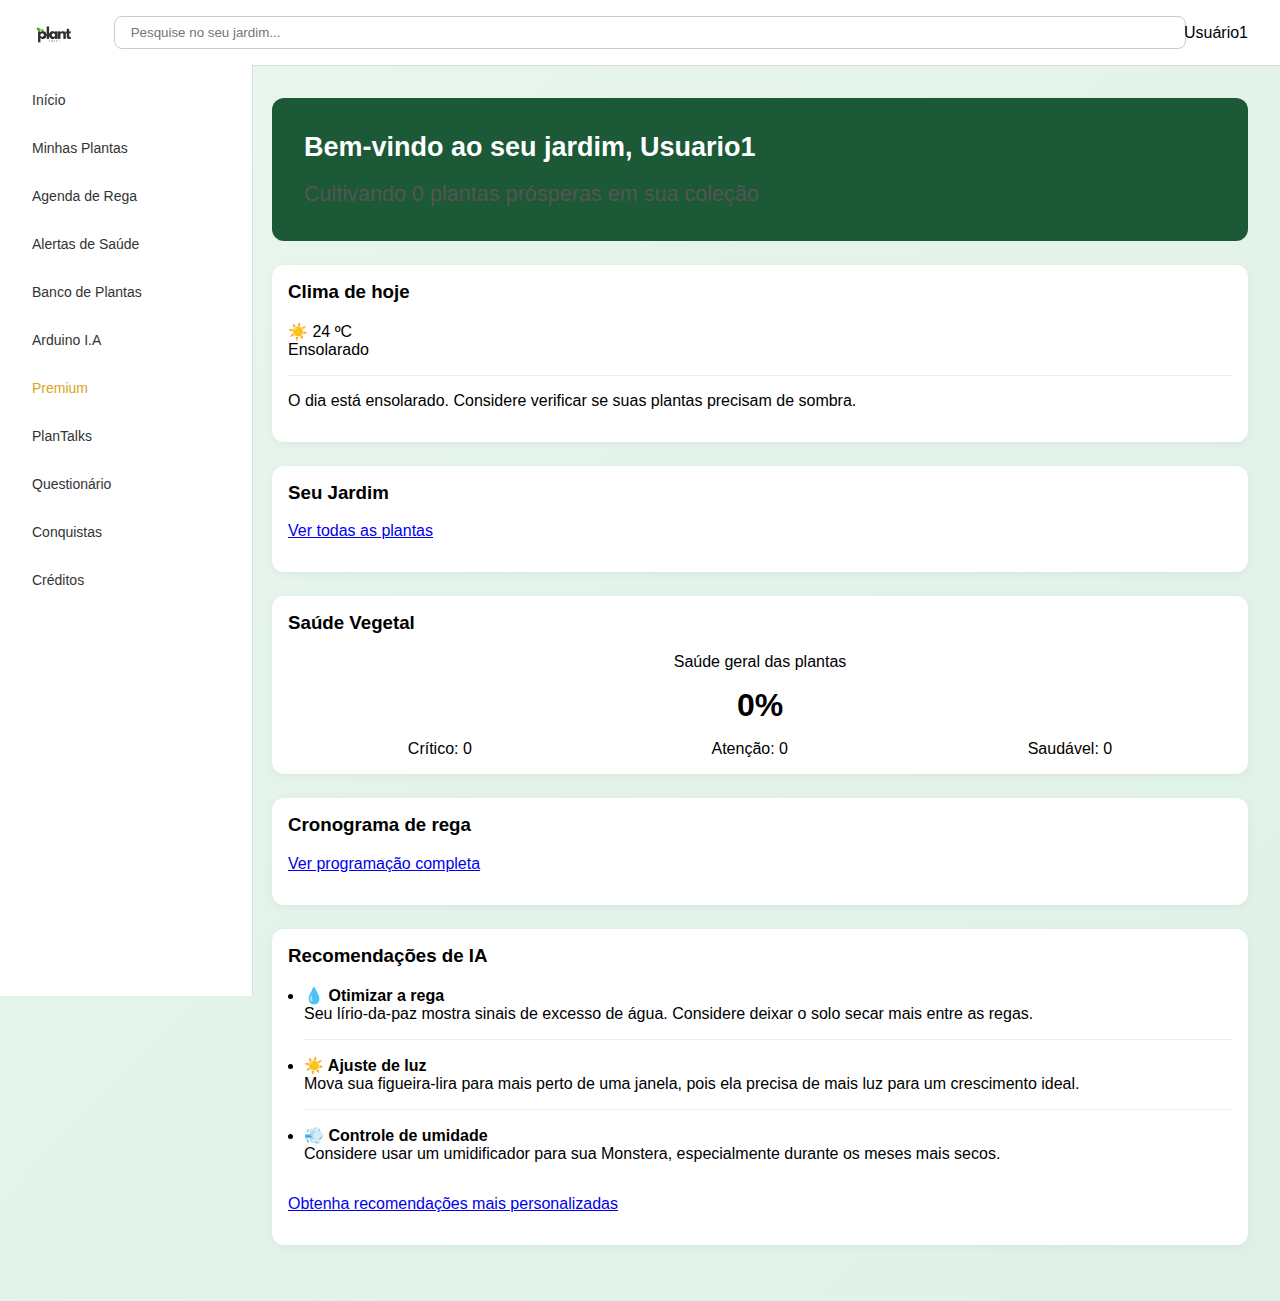
<file: Pitch/index.html>
<!DOCTYPE html>
<html lang="en">
<head>
    <meta charset="UTF-8">
    <meta name="viewport" content="width=device-width, initial-scale=1.0">
    <title>Plant Smart</title>
    <link rel="stylesheet" href="pitch.css">
</head>
   <body>
  <header>
    <div class="logo">
      <img src="logo nova.png" alt="leaf icon">  
    </div>
    <div class="search-bar">
      <input type="text" placeholder="Pesquise no seu jardim...">
    </div>
    <div class="user-info">
      <span>Usuário1</span>
    </div>
  </header>
  <aside class="sidebar">
    <button onclick="showSection('inicio')"> Início</button>
    <button onclick="showSection('minhas-plantas')"> Minhas Plantas</button>
    <button onclick="showSection('agenda-rega')"> Agenda de Rega</button>
    <button onclick="showSection('alertas-saude')"> Alertas de Saúde</button>
    <button onclick="showSection('banco-plantas')"> Banco de Plantas</button>
    <button onclick="showSection('arduino-ia')"> Arduino I.A</button>
    <button onclick="showSection('premium')" style="color: goldenrod"> Premium</button>
    <button onclick="showSection('plantalks')"> PlanTalks</button>
    <button onclick="showSection('questionario')"> Questionário</button>
    <button onclick="showSection('conquistas')"> Conquistas</button>
    <button onclick="showSection('creditos')"> Créditos</button>
  </aside>
  
  <main class="main">
<div id="inicio" class="section">
      <div class="welcome-box">
        <h1>Bem-vindo ao seu jardim, Usuario1</h1>
        <h2>Cultivando 0 plantas prósperas em sua coleção</h2>
      </div>
      
      <div class="card">
        <h3>Clima de hoje</h3>
        <div class="climate">
          <div>
            ☀️ 24 ºC<br>
            Ensolarado
          </div>
        </div>
        <hr>
        <p>O dia está ensolarado. Considere verificar se suas plantas precisam de sombra.</p>
      </div>
      
      <div class="card">
        <h3>Seu Jardim</h3>
        <p><a href="#">Ver todas as plantas</a></p>
      </div>
      
      <div class="card">
        <h3>Saúde Vegetal</h3>
        <div class="plant-health">
          <div>Saúde geral das plantas</div>
          <div class="health-percentage">0%</div>
          <div class="health-status">
            <span>Crítico: 0</span>
            <span>Atenção: 0</span>
            <span>Saudável: 0</span>
          </div>
        </div>
      </div>
      
      <div class="card">
        <h3>Cronograma de rega</h3>
        <p><a href="#">Ver programação completa</a></p>
      </div>
      
      <div class="card recommendations">
        <h3>Recomendações de IA</h3>
        <ul>
          <li>
            <strong>💧 Otimizar a rega</strong><br>
            Seu lírio-da-paz mostra sinais de excesso de água. Considere deixar o solo secar mais entre as regas.
          </li>
          <li>
            <strong>☀️ Ajuste de luz</strong><br>
            Mova sua figueira-lira para mais perto de uma janela, pois ela precisa de mais luz para um crescimento ideal.
          </li>
          <li>
            <strong>💨 Controle de umidade</strong><br>
            Considere usar um umidificador para sua Monstera, especialmente durante os meses mais secos.
          </li>
        </ul>
        <p><a href="#">Obtenha recomendações mais personalizadas</a></p>
      </div>
    </div>

    

    <div id="minhas-plantas" class="section" style="display:none">
      <h2>🌱 Minhas Plantas</h2>
      <p>Conteúdo da seção Minhas Plantas...</p>
    </div>
    
   
    <div id="agenda-rega" class="section" style="display:none">
      <h2>🗓️ Agenda de Rega</h2>
      <p>Conteúdo da seção Agenda de Rega...</p>
    </div>
    
   
    <div id="alertas-saude" class="section" style="display:none">
      <h2>🚨 Alertas de Saúde</h2>
      <p>Conteúdo da seção Alertas de Saúde...</p>
    </div>
    

    <div id="banco-plantas" class="section" style="display:none">
      <h2>📦 Banco de Plantas</h2>
      <p>Conteúdo da seção Banco de plantas...</p>
    </div>
   

    <div id="arduino-ia" class="section" style="display:none">
      <h2>🤖 Arduino I.A</h2>
      <p>Conteúdo da seção Banco de plantas...</p>
    </div>
    
   
     <div id="premium" class="section" style="display:none">
      <div class="premium-header">
        <h1>Eleve sua experiência com suas plantas</h1>
        <h2>Compre PlantSmart Premium e ganhe vários beneficios!</h2>
      </div>
      
      <div class="premium-features">
        <div class="feature-card">
          <h3>🌿 Sistema automatizado insano</h3>
          <p>O magado falou que é baú de fazer 😊😊</p>
        </div>
        
        <div class="feature-card">
          <h3>🌱 Plantas ilimitadas</h3>
          <p>Veja todas suas plantas</p>
        </div>
        
        <div class="feature-card">
          <h3>👨‍👩‍👧‍👦 Uso pra família toda</h3>
          <p>Tenha acesso a 5 usuários pra sua família</p>
        </div>
        
        <div class="feature-card">
          <h3>💲 Preços simples e acessíveis</h3>
          <p>Tudo o que você precisa para se tornar um especialista em cuidados com plantas</p>
        </div>
      </div>
      
      <div class="premium-benefits">
        <div>
        <h2>Premium</h2>
        <p class="premium-price">9,99 /mês</p>
        </div>
        <h3>Todos os recursos incluídos</h3>
        <ul>
          <li>Recomendações de cuidados com plantas</li>
          <li>Nascidas em M.</li>
          <li>Rastreamento ilimitado de plantas</li>
          <li>Compartilhamento familiar (até 5 membros)</li>
          <li>Suporte premium</li>
          <li>Acesso antecipado a novos recursos</li>
        </ul> 
      </div>
        </div>
      </div>

   
    <div id="plantalks" class="section" style="display:none">
      <h2>🗣️ PlanTalks</h2>
      <p>Conteúdo da seção planTalks...</p>
    </div>
    
    <div id="questionario" class="section" style="display:none">
      <h2>❓ Questionário</h2>
      <p>Conteúdo da seção Banco de qustionario...</p>
    </div>
    
    
    <div id="conquistas" class="section" style="display:none">
      <h2>🏅 Conquistas</h2>
      <p>Conteúdo da seção conquistas...</p>
    </div>
  
    <div id="creditos" class="section" style="display:none">
      <h2>📃 Créditos</h2>
      <p>Conteúdo da seção Créditos...</p>
    </div>

   

  </main>

  
  
<script src="pitch.js"></script>
</body>
</html>
</file>
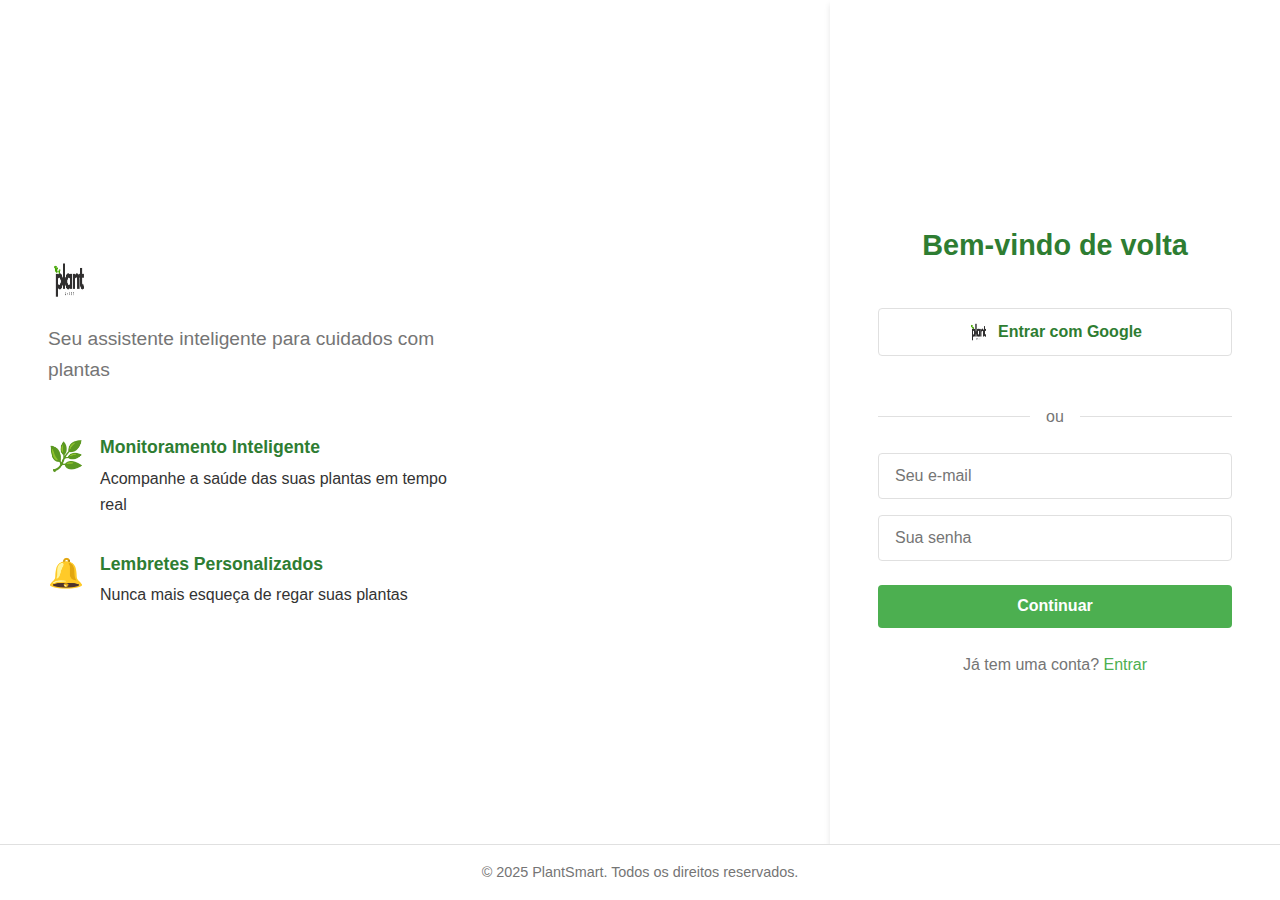
<file: Pitch/cadastro.html>
<!DOCTYPE html>
<html lang="en">
<head>
    <meta charset="UTF-8">
    <meta name="viewport" content="width=device-width, initial-scale=1.0">
    <title>Document</title>
    <link rel="stylesheet" href="cadastro.css">
</head>
<body>
<div class="left">
    <div class="logo">
      <img src="logo.png" alt="" />
    </div>
    
    <div class="description">Seu assistente inteligente para cuidados com plantas</div>

    <div class="feature">
      <div class="feature-icon">🌿</div>
      <div class="feature-text">
        <strong>Monitoramento Inteligente</strong>
        Acompanhe a saúde das suas plantas em tempo real
      </div>
    </div>

    <div class="feature">
      <div class="feature-icon">🔔</div>
      <div class="feature-text">
        <strong>Lembretes Personalizados</strong>
        Nunca mais esqueça de regar suas plantas
      </div>
    </div>
  </div>

  <div class="login-box">
    <h2>Bem-vindo de volta</h2>
    
    <button class="google-button">
      <img src="logo.png" alt="Google" />
      Entrar com Google
    </button>
    
    <div class="divider">ou</div>
    
    <form>
      <input type="email" placeholder="Seu e-mail" required />
      <input type="password" placeholder="Sua senha" required />
      <button type="submit">Continuar</button>
    </form>
    
    <div class="login-link">
      Já tem uma conta? <a href="#">Entrar</a>
    </div>
  </div>

  <footer>
    © 2025 PlantSmart. Todos os direitos reservados.
  </footer>

</body>
</html>
</file>
<file: Pitch/pitch.css>
body {
      margin: 0;
      font-family: 'Inter', sans-serif;
      background: linear-gradient(to bottom right, #e9f6ed, #dff1e7);
    }
    
    header {
      display: flex;
      justify-content: space-between;
      align-items: center;
      padding: 1rem 2rem;
      background: white;
      border-bottom: 1px solid #ddd;
    }
    .logo {
      font-weight: bold;
      display: flex;
      align-items: center;
    }
    .logo img {
      height: 24px;
      margin-right: 8px;
    }
    .search-bar {
      flex: 1;
      margin: 0 2rem;
    }
    .search-bar input {
      width: 100%;
      padding: 0.5rem 1rem;
      border-radius: 8px;
      border: 1px solid #ccc;
    }
    .user-info {
      display: flex;
      align-items: center;
      gap: 1rem;
    }
    .sidebar {
      width: 220px;
      background: #fff;
      height: 100vh;
      position: fixed;
      top: 64px;
      left: 0;
      padding: 1rem;
      border-right: 1px solid #ddd;
    }
    .sidebar button,
    .sidebar a {
      display: block;
      width: 100%;
      padding: 0.75rem 1rem;
      margin-bottom: 0.5rem;
      background: none;
      border: none;
      text-align: left;
      cursor: pointer;
      border-radius: 8px;
      font-size: 14px;
      color: #333;
    }
    .sidebar button:hover,
    .sidebar a:hover {
      background: #f0f5f3;
    }
    .main {
      margin-left: 240px;
      padding: 2rem;
    }
    .welcome-box {
      background: #1c5936;
      color: white;
      padding: 1rem 2rem;
      border-radius: 12px;
      font-size: 18px;
      margin-bottom: 1.5rem;
    }
    .card {
      background: white;
      border-radius: 12px;
      box-shadow: 0 2px 8px rgba(0,0,0,0.05);
      padding: 1rem;
      margin-bottom: 1.5rem;
    }
    .card h3 {
      margin-top: 0;
    }
    .climate {
      display: flex;
      justify-content: space-between;
      align-items: center;
    }
    .status-grid {
      display: flex;
      justify-content: space-around;
      margin-top: 1rem;
    }
    .status-box {
      text-align: center;
    }
    .status-box span {
      font-size: 20px;
      font-weight: bold;
      display: block;
    }
    .recommendations ul {
      padding-left: 1rem;
    }
    .recommendations li {
      margin-bottom: 0.5rem;
    }

    .section {
  transition: opacity 0.3s ease;
    }

  /* Tela inicio*/

    .welcome-box h1 {
      font-size: 1.5em;
      margin-bottom: 0.5em;
    }
    
    .welcome-box h2 {
      font-size: 1.2em;
      font-weight: normal;
      color: #555;
    }
    
    hr {
      border: none;
      border-top: 1px solid #eee;
      margin: 1em 0;
    }
    
    .plant-health {
      text-align: center;
    }
    
    .health-percentage {
      font-size: 2em;
      font-weight: bold;
      margin: 0.5em 0;
    }
    
    .health-status {
      display: flex;
      justify-content: space-around;
      margin-top: 1em;
    }
    
    .recommendations li {
      margin-bottom: 1em;
      padding-bottom: 1em;
      border-bottom: 1px solid #eee;
    }
    
    .recommendations li:last-child {
      border-bottom: none;
    }

    /*Premium*/
    .premium-header {
      text-align: center;
      margin-bottom: 2em;
    }
    
    .premium-features {
      display: grid;
      grid-template-columns: repeat(2, 1fr);
      gap: 1.5em;
      margin-bottom: 2em;
    }
    
    .feature-card {
      background: #f8f9fa;
      padding: 1.5em;
      border-radius: 10px;
      text-align: center;
    }
    
    .premium-benefits {
      background: #f1f8e9;
      padding: 2em;
      border-radius: 10px;
      margin-bottom: 2em;
    }
    
    .premium-benefits ul {
      list-style-type: none;
      padding: 0;
    }
    
    .premium-benefits li {
      padding: 0.5em 0;
      position: relative;
      padding-left: 1.5em;
    }
    
    .premium-benefits li:before {
      content: "✓";
      color: #4caf50;
      position: absolute;
      left: 0;
    }
    
    .premium-price {
      text-align: center;
      font-size: 2em;
      color: #4caf50;
      margin: 1em 0;
    }
    
    .testimonials {
      margin: 2em 0;
    }
    
    .testimonial-grid {
      display: grid;
      grid-template-columns: repeat(auto-fill, minmax(200px, 1fr));
      gap: 1em;
    }
    
    .testimonial-card {
      background: white;
      padding: 1em;
      border-radius: 8px;
      box-shadow: 0 2px 5px rgba(0,0,0,0.1);
    }
    
    .premium-cta {
      text-align: center;
      margin: 3em 0;
    }
    
    .premium-button {
      background: #4caf50;
      color: white;
      border: none;
      padding: 1em 2em;
      font-size: 1.2em;
      border-radius: 50px;
      cursor: pointer;
      transition: all 0.3s ease;
    }
    
    .premium-button:hover {
      background: #3d8b40;
      transform: translateY(-2px);
      box-shadow: 0 4px 8px rgba(0,0,0,0.2);
    }
</file>
<file: Pitch/cadastro.css>
:root {
      --primary-color: #4CAF50;
      --secondary-color: #2E7D32;
      --text-color: #333;
      --light-gray: #f5f5f5;
      --medium-gray: #e0e0e0;
      --dark-gray: #757575;
      --white: #ffffff;
      --box-shadow: 0 4px 6px rgba(0, 0, 0, 0.1);
      --transition: all 0.3s ease;
    }

    * {
      margin: 0;
      padding: 0;
      box-sizing: border-box;
      font-family: 'Segoe UI', Tahoma, Geneva, Verdana, sans-serif;
    }

    body {
      display: flex;
      min-height: 100vh;
      background-color: var(--light-gray);
      color: var(--text-color);
      line-height: 1.6;
    }

    .left {
      flex: 1;
      padding: 3rem;
      background-color: var(--white);
      display: flex;
      flex-direction: column;
      justify-content: center;
      background-image: linear-gradient(rgba(255, 255, 255, 0.9), rgba(255, 255, 255, 0.9)), 
                        url('https://images.unsplash.com/photo-1526397751294-331021109fbd?ixlib=rb-1.2.1&auto=format&fit=crop&w=1567&q=80');
      background-size: cover;
      background-position: center;
    }

    .logo {
      display: flex;
      align-items: center;
      font-size: 2rem;
      font-weight: 700;
      color: var(--secondary-color);
      margin-bottom: 1.5rem;
    }

    .logo img {
      width: 40px;
      height: 40px;
      margin-right: 10px;
    }

    .description {
      font-size: 1.2rem;
      margin-bottom: 3rem;
      color: var(--dark-gray);
      max-width: 400px;
    }

    .feature {
      display: flex;
      align-items: flex-start;
      margin-bottom: 2rem;
      max-width: 400px;
    }

    .feature-icon {
      font-size: 1.8rem;
      margin-right: 1rem;
      flex-shrink: 0;
    }

    .feature-text {
      flex: 1;
    }

    .feature-text strong {
      display: block;
      font-size: 1.1rem;
      margin-bottom: 0.3rem;
      color: var(--secondary-color);
    }

    .login-box {
      flex: 1;
      max-width: 450px;
      padding: 3rem;
      background-color: var(--white);
      display: flex;
      flex-direction: column;
      justify-content: center;
      box-shadow: var(--box-shadow);
    }

    .login-box h2 {
      font-size: 1.8rem;
      margin-bottom: 2rem;
      color: var(--secondary-color);
      text-align: center;
    }

    .google-button {
      display: flex;
      align-items: center;
      justify-content: center;
      padding: 0.8rem;
      background-color: var(--white);
      border: 1px solid var(--medium-gray);
      border-radius: 4px;
      font-size: 1rem;
      cursor: pointer;
      transition: var(--transition);
      margin-bottom: 1.5rem;
      color: #2E7D32;
    }

    .google-button:hover {
      background-color: var(--light-gray);
    }

    .google-button img {
      width: 20px;
      height: 20px;
      margin-right: 10px;
    }

    .divider {
      display: flex;
      align-items: center;
      margin: 1.5rem 0;
      color: var(--dark-gray);
    }

    .divider::before,
    .divider::after {
      content: "";
      flex: 1;
      border-bottom: 1px solid var(--medium-gray);
    }

    .divider::before {
      margin-right: 1rem;
    }

    .divider::after {
      margin-left: 1rem;
    }

    input {
      width: 100%;
      padding: 0.8rem 1rem;
      margin-bottom: 1rem;
      border: 1px solid var(--medium-gray);
      border-radius: 4px;
      font-size: 1rem;
      transition: var(--transition);
    }

    input:focus {
      outline: none;
      border-color: var(--primary-color);
      box-shadow: 0 0 0 2px rgba(76, 175, 80, 0.2);
    }

    button {
      width: 100%;
      padding: 0.8rem;
      background-color: var(--primary-color);
      color: var(--white);
      border: none;
      border-radius: 4px;
      font-size: 1rem;
      font-weight: 600;
      cursor: pointer;
      transition: var(--transition);
      margin-top: 0.5rem;
    }

    button:hover {
      background-color: var(--secondary-color);
    }

    .login-link {
      text-align: center;
      margin-top: 1.5rem;
      color: var(--dark-gray);
    }

    .login-link a {
      color: var(--primary-color);
      text-decoration: none;
      font-weight: 500;
    }

    .login-link a:hover {
      text-decoration: underline;
    }

    footer {
      position: fixed;
      bottom: 0;
      width: 100%;
      text-align: center;
      padding: 1rem;
      background-color: var(--white);
      color: var(--dark-gray);
      font-size: 0.9rem;
      border-top: 1px solid var(--medium-gray);
    }

    @media (max-width: 768px) {
      body {
        flex-direction: column;
      }

      .left, .login-box {
        padding: 2rem;
      }

      .login-box {
        max-width: 100%;
        box-shadow: none;
      }

      .logo {
        justify-content: center;
      }

      .description, .feature {
        max-width: 100%;
        text-align: center;
      }

      .feature {
        flex-direction: column;
        align-items: center;
      }

      .feature-icon {
        margin-right: 0;
        margin-bottom: 0.5rem;
      }
    }
</file>
